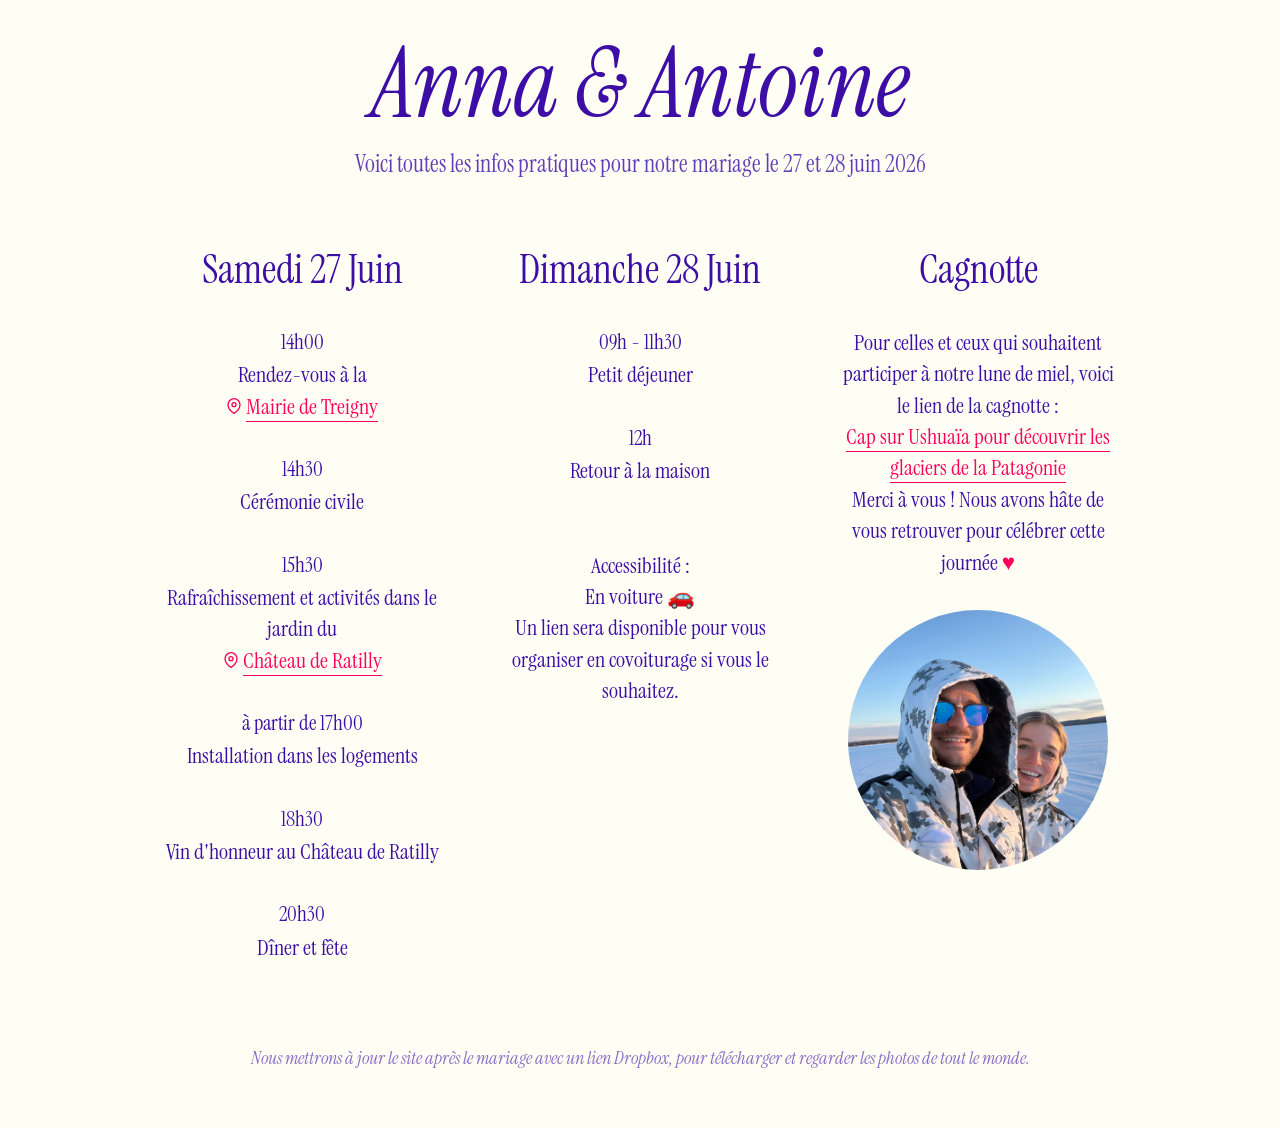
<file: mariage-anna-antoine/index.html>
<!DOCTYPE html>
<html lang="fr">
<head>
    <meta charset="UTF-8">
    <meta name="viewport" content="width=device-width, initial-scale=1.0">
    <title>Mariage - Anna et Antoine</title>
    
    <!-- Import de la typographie Instrument Serif -->
    <link rel="preconnect" href="https://fonts.googleapis.com">
    <link rel="preconnect" href="https://fonts.gstatic.com" crossorigin>
    <link href="https://fonts.googleapis.com/css2?family=Instrument+Serif:ital@0;1&display=swap" rel="stylesheet">
    
    <!-- Lien vers ton fichier CSS -->
    <link rel="stylesheet" href="style.css">
</head>
<body>

    <div class="wrapper">
        
        <!-- EN-TÊTE -->
        <header>
            <h1>Anna & Antoine</h1>
            <p class="subtitle">Voici toutes les infos pratiques pour notre mariage le 27 et 28 juin 2026</p>
        </header>

        <!-- PROGRAMME -->
        <main class="schedule">
            
            
            <!-- Samedi -->
            <section class="day">
                <h2>Samedi 27 Juin</h2>
                <ul>
                    <li>
                        <span class="time">14h00</span> 
                        <span class="event">Rendez-vous à la <br> <svg class="location-icon" width="16" height="16" viewBox="0 0 24 24" fill="none" stroke="var(--link-color)" stroke-width="2">
                        <path d="M21 10c0 7-9 13-9 13s-9-6-9-13a9 9 0 0 1 18 0z"></path>
                        <circle cx="12" cy="10" r="3"></circle>
                    </svg> <a href="https://www.google.com/maps?vet=10CAAQoqAOahcKEwiw_LGHwdaTAxUAAAAAHQAAAAAQDw..i&pvq=Cg0vZy8xMXlxZmw5Z3JzIgwKBm1haXJpZRACGAM&lqi=ChFtYWlyaWUgZGUgdHJlaWdueVoTIhFtYWlyaWUgZGUgdHJlaWdueZIBCWNpdHlfaGFsbA&fvr=1&cs=0&um=1&ie=UTF-8&fb=1&gl=fr&sa=X&ftid=0x47efdb001c63b54f:0x89d6f83177401cf1" target="_blank" rel="noopener">Mairie de Treigny</a>
               
                </span>
                     <li>
                        <span class="time">14h30</span> 
                        <span class="event"> Cérémonie civile
                    </li>
                    <li>
                        <span class="time">15h30</span> 
                        <span class="event">Rafraîchissement et activités dans le jardin du </span> <br><svg class="location-icon" width="16" height="16" viewBox="0 0 24 24" fill="none" stroke="var(--link-color)" stroke-width="2">
                        <path d="M21 10c0 7-9 13-9 13s-9-6-9-13a9 9 0 0 1 18 0z"></path>
                        <circle cx="12" cy="10" r="3"></circle>
                    </svg> <a href="https://www.google.com/maps/place//data=!4m2!3m1!1s0x47efd1cedfbbf247:0x695c6b78bd74f466?sa=X&ved=1t:8290&ictx=111" target="_blank" rel="noopener">Château de Ratilly</a></span>
                    </li>
                    <li>
                        <span class="time">à partir de 17h00</span> 
                        <span class="event">Installation dans les logements
                    </li>
                    <li>
                        <span class="time">18h30</span> 
                        <span class="event">Vin d'honneur au Château de Ratilly</span>
                    </li>
                    <li>
                        <span class="time">20h30</span> 
                        <span class="event">Dîner et fête</span>
                    </li>
                </ul>
            </section>

            <!-- Dimanche -->
            <section class="day">
                <h2>Dimanche 28 Juin</h2>
                <ul>
                    <li>
                        <span class="time">09h - 11h30</span> 
                        <span class="event">Petit déjeuner</span>
                        </li>
                        <li>
                        <span class="time">12h</span> 
                        <span class="event">Retour à la maison</span>
                    </li>
                     <li>
        
                <br>
                        <span class="event"> Accessibilité : <br> En voiture 🚗 <br> Un lien sera disponible pour vous organiser en covoiturage si vous le souhaitez.</span>
                      </li>
                </ul>
               
            </section>
            
            <section class="day">
                <h2>Cagnotte</h2>
                <ul>
                    <li>
                        <span class="event">
                            Pour celles et ceux qui souhaitent participer à notre lune de miel, voici le lien de la cagnotte : <br> <a href="https://www.onparticipe.fr/c/b0Rw3tg3" target="_blank" rel="noopener">Cap sur Ushuaïa pour découvrir les glaciers de la Patagonie</a> 
                            <br>Merci à vous ! Nous avons hâte de vous retrouver pour célébrer cette journée <span class="heart">♥</span>
                        </span>
                    </li>
                  <ul></ul>  
                   <img src="a-a.jpg" alt="Anna et Antoine" class="wedding-photo">
            </section>

        </main>

        <!-- FOOTER / INFOS SUPPLÉMENTAIRES -->
        <footer>
            <p class="small-text">Nous mettrons à jour le site après le mariage avec un lien Dropbox, pour télécharger et regarder les photos de tout le monde.</p>
        </footer>

    </div>

</body>
</html>
</file>
<file: mariage-anna-antoine/style.css>
/* =========================================
   VARIABLES (LE PANNEAU DE CONTRÔLE)
   ========================================= */
:root {
    /* Typographie */
    --font-family: 'Instrument Serif', serif;
    
    /* Alignement (center, left, ou right) */
    --text-align: center;
    
    /* Couleurs */
    --bg-color: #fefef5;       /* Couleur de fond (blanc cassé) */
    --text-color: #3c0ea6;     /* Couleur du texte (gris foncé) */
    --link-color: #ff005d;     /* Couleur des liens (terracotta) */
    --link-hover: #ffcaeb;     /* Couleur des liens au survol */
}

/* =========================================
   RESET BASIQUE
   ========================================= */
* {
    margin: 0;
    padding: 0;
    box-sizing: border-box;
}

/* =========================================
   STRUCTURE PRINCIPALE (Avec scrolling)
   ========================================= */
body {
    background-color: var(--bg-color);
    color: var(--text-color);
    font-family: var(--font-family);
    text-align: var(--text-align);
    
    /* Centrage de la colonne principale */
    display: flex;
    justify-content: center;
    
    /* Marges intérieures : 8vh en haut/bas, 1rem sur les côtés */
    padding: 4vh 1rem; 
}

.wrapper {
    width: 100%;
    max-width: 950px; /* Largeur max pour que le texte reste lisible */
    
    /* On empile les blocs avec beaucoup d'espace entre eux */
    display: flex;
    flex-direction: column;
    gap: 4rem; /* C'est cet espace qui crée la respiration lors du scroll */
}

/* =========================================
   TYPOGRAPHIE & ÉLÉMENTS
   ========================================= */
h1 {
    font-size: clamp(3.5rem, 8vw, 6rem); /* Taille très grande et fluide */
    font-weight: normal;
    font-style: italic;
    margin-bottom: 1rem;
    line-height: 1;
}

.subtitle {
    font-size: 1.5rem;
    opacity: 0.8;
}

h2 {
    font-size: 2.5rem;
    font-weight: normal;
    margin-bottom: 2rem;
   
}

/* =========================================
   PROGRAMME (SCHEDULE)
   ========================================= */
.schedule {
    display: flex;
    justify-content: space-between;
    gap: 4rem; /* Espace entre Samedi et Dimanche */
}

.day {
    flex: 1;
}

ul {
    list-style: none;
}

li {
    margin-bottom: 2rem; /* Plus d'espace entre chaque ligne de programme */
    font-size: 1.4rem;
    line-height: 1.4;
}

.time {
    font-weight: normal;
    display: block; 
    opacity: 1.0;
    font-size: 1.3rem;
    margin-bottom: 0.2rem;
}

/* =========================================
   LIENS ET FOOTER
   ========================================= */
a {
    color: var(--link-color);
    text-decoration: none;
    border-bottom: 0.5px solid var(--link-color);
    padding-bottom: 0.0rem;
    transition: all 0.3s ease;
}

a:hover {
    color: var(--link-hover);
    border-bottom: 0.5px solid var(--link-hover);
}

footer {
    font-size: 1.3rem;
    line-height: 1.6;
    padding-top: 2rem;
    border-top: 1px solid rgba(0, 0, 0, 0); /* Petite ligne fine pour séparer le footer */
}

.small-text {
    font-size: 1.1rem;
    opacity: 0.6;
    margin-top: -3rem;
    font-style: italic;
}

.heart {
    color: var(--link-color);
}

/* =========================================
   RESPONSIVE (POUR LES TÉLÉPHONES)
   ========================================= */
@media (max-width: 768px) {
    .schedule {
        flex-direction: column; /* Empile les jours au lieu d'être côte à côte */
        gap: 4rem;
    }
    
    .wrapper {
        gap: 4rem; /* Réduit un peu les grands espaces sur mobile */
    }
}

.wedding-photo {
  max-width: 260px;
  width: 100%;
  height: auto;
  display: block;
  margin: 0 auto 1rem;
border-radius: 50%;
aspect-ratio: 1;
object-fit: cover;
object-position: center;
}
</file>
